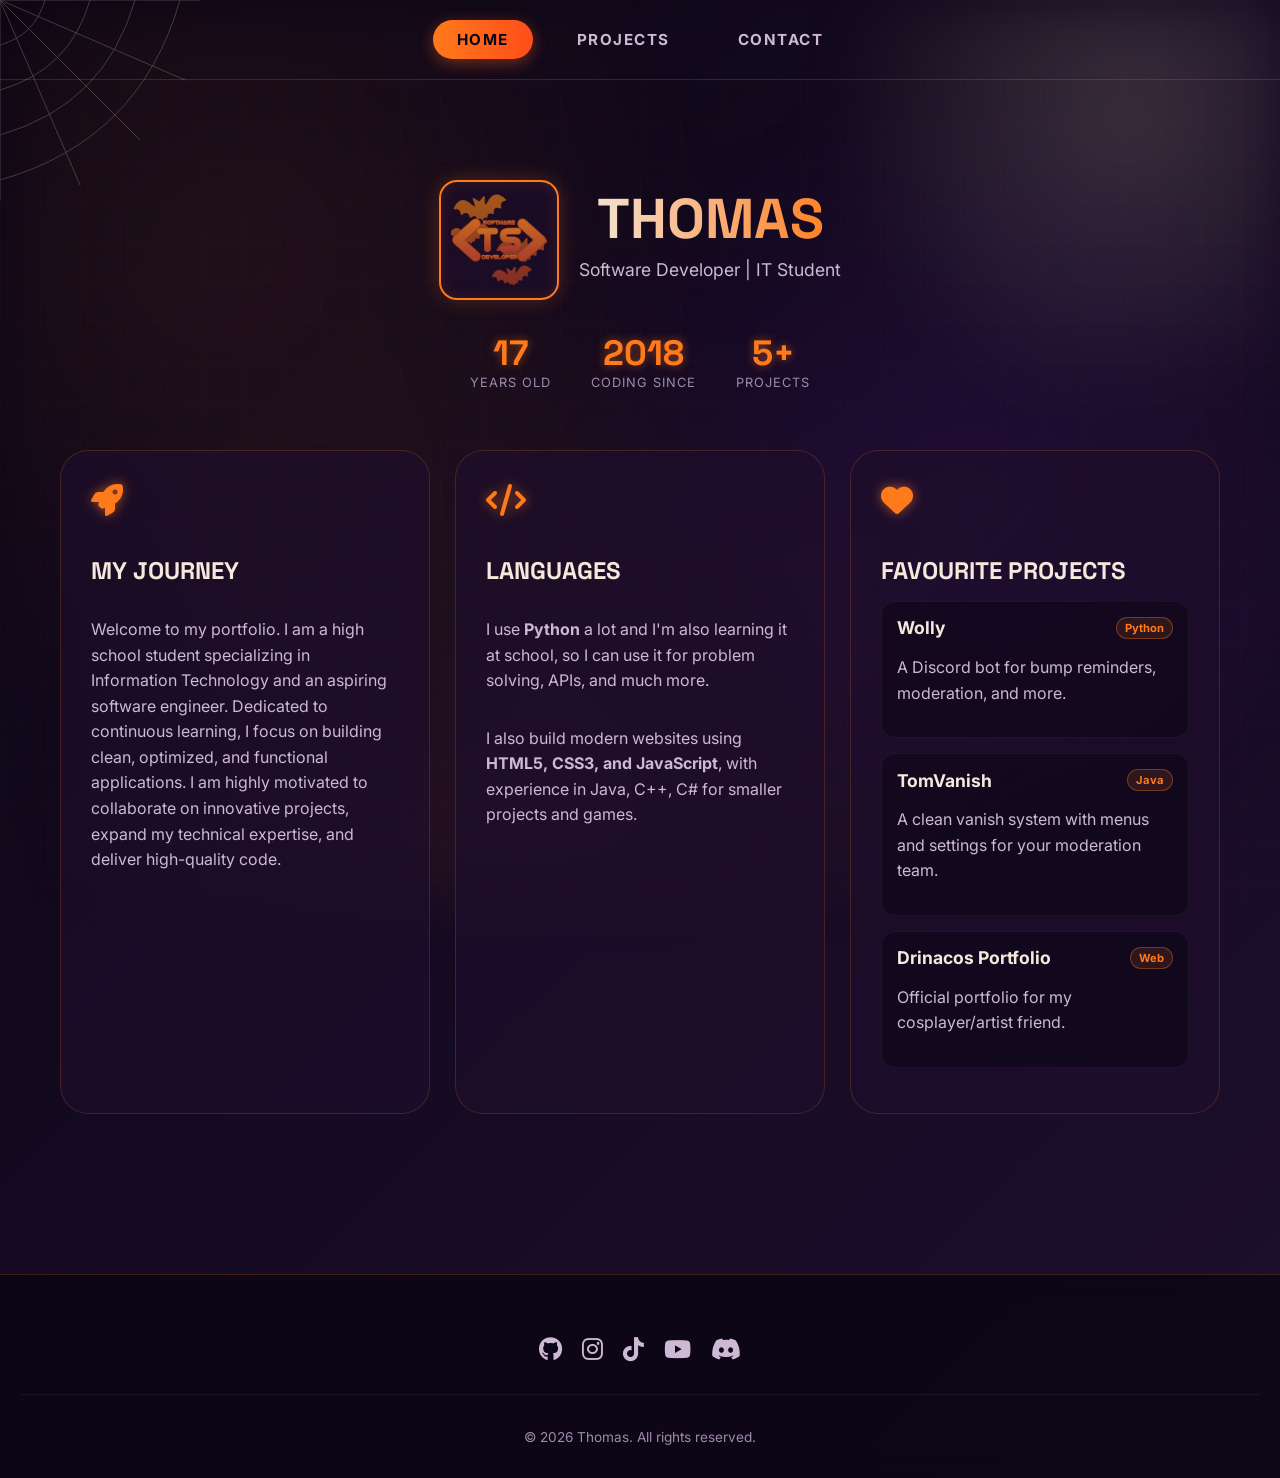
<file: index.html>
﻿<!DOCTYPE html>
<html lang="en">
<head>
    <meta charset="UTF-8">
    <meta name="viewport" content="width=device-width, initial-scale=1.0">
    <meta name="view-transition" content="same-origin">
    <title>Thomas (Thomakosdevs) | Software Developer</title>
    <meta name="description" content="Official portfolio of Thomas (Thomakosdevs), an IT student and software developer building modern web applications and programming projects.">
    <meta name="robots" content="index, follow">
    <meta name="referrer" content="strict-origin-when-cross-origin">
    <meta name="theme-color" content="#070814">
    <meta name="color-scheme" content="dark">
    <link rel="canonical" href="https://thomasts.site/">
    <link rel="apple-touch-icon" sizes="180x180" href="img/apple-touch-icon.png">
    <link rel="icon" type="image/png" sizes="32x32" href="img/favicon-32x32.png">
    <link rel="icon" type="image/png" sizes="16x16" href="img/favicon-16x16.png">
    <link rel="shortcut icon" href="img/favicon.ico">
    <meta name="keywords" content="Thomas, Software Developer, Portfolio, Web Developer, Backend Developer, Frontend Developer, Full Stack Developer, HTML, CSS, JavaScript, Python, Programming, IT Student, Thomakosdevs">
    <meta property="og:type" content="website">
    <meta property="og:site_name" content="Thomas">
    <meta property="og:title" content="Thomas (Thomakosdevs) | Software Developer">
    <meta property="og:description" content="Official portfolio of Thomas (Thomakosdevs), an IT student and software developer building modern web applications and programming projects.">
    <meta property="og:url" content="https://thomasts.site/">
    <meta property="og:image" content="https://thomasts.site/img/hero.webp">
    <meta property="og:image:width" content="1200">
    <meta property="og:image:height" content="630">
    <meta property="og:image:alt" content="Thomas Portfolio">
    <meta property="og:locale" content="en_US">
    <meta name="twitter:card" content="summary_large_image">
    <meta name="twitter:title" content="Thomas (Thomakosdevs) | Software Developer">
    <meta name="twitter:description" content="Official portfolio of Thomas (Thomakosdevs), an IT student and software developer building modern web applications and programming projects.">
    <meta name="twitter:image" content="https://thomasts.site/img/hero.webp">
    <meta name="twitter:image:alt" content="Thomas Portfolio">
    <meta name="twitter:url" content="https://thomasts.site/">
    <meta name="twitter:creator" content="@thomakosdevs">
    <meta name="twitter:site" content="@thomakosdevs">
    <script type="application/ld+json">
    {
        "@context":"https://schema.org",
        "@type":"Person",
        "name":"Thomas",
        "url":"https://thomasts.site/",
        "image":"https://thomasts.site/img/logo.png",
        "jobTitle":"Software Developer",
        "email":"contact@thomasts.site",
        "nationality":"Greek",
        "knowsAbout":[
            "Software Development",
            "Web Development",
            "Backend Development",
            "Frontend Development",
            "JavaScript",
            "Python",
            "HTML",
            "CSS",
            "Java"
        ],
        "sameAs":[
            "https://github.com/Thomakosxd",
            "https://www.instagram.com/thomakosdevs",
            "https://www.tiktok.com/@thomakosdevs",
            "https://www.youtube.com/@thomakosdevs"
        ]
    }
    </script>
    <script type="application/ld+json">
    {
        "@context":"https://schema.org",
        "@type":"WebSite",
        "url":"https://thomasts.site/",
        "name":"Thomas",
        "description":"Personal portfolio of Thomas.",
        "publisher":{
            "@type":"Person",
            "name":"Thomas"
        }
    }
    </script>
    <link rel="preconnect" href="https://fonts.googleapis.com">
    <link rel="preconnect" href="https://fonts.gstatic.com" crossorigin>
    <link href="https://fonts.googleapis.com/css2?family=Inter:wght@300;400;500;600;700&family=Space+Grotesk:wght@500;700&display=swap" rel="stylesheet">
    <link rel="stylesheet" href="https://cdnjs.cloudflare.com/ajax/libs/font-awesome/6.7.2/css/all.min.css">
    <link rel="stylesheet" href="styles.css">
    <link rel="stylesheet" href="halloween.css">
</head>
<body>
    <nav>
        <button class="nav-toggle" id="nav-toggle" aria-label="Toggle navigation" aria-expanded="false">
            <span></span>
            <span></span>
            <span></span>
        </button>
        <ul id="nav-links">
            <li><a href="index.html" class="active">HOME</a></li>
            <li><a href="projects.html">PROJECTS</a></li>
            <li><a href="contact.html">CONTACT</a></li>
        </ul>
    </nav>
    <main class="container">
        <section class="profile-card" id="home">
            <div class="profile-header">
                <img src="img/logo.png" alt="Thomas Avatar" class="profile-avatar">
                <div class="profile-details">
                    <h1>THOMAS</h1>
                    <p class="subtitle">Software Developer | IT Student</p>
                </div>
            </div>
            <div class="profile-stats">
                <div class="stat-item">
                    <span class="stat-number">17</span>
                    <span class="stat-label">YEARS OLD</span>
                </div>
                <div class="stat-item">
                    <span class="stat-number">2018</span>
                    <span class="stat-label">CODING SINCE</span>
                </div>
                <div class="stat-item">
                    <span class="stat-number">5+</span>
                    <span class="stat-label">PROJECTS</span>
                </div>
            </div>
        </section>
        <section class="bento-grid" id="about">
            <div class="bento-card">
                <div class="card-icon"><i class="fa-solid fa-rocket"></i></div>
                <h2>MY JOURNEY</h2>
                <p>
                    Welcome to my portfolio. I am a high school student specializing in Information Technology and an aspiring software engineer. Dedicated to continuous learning, I focus on building clean, optimized, and functional applications. I am highly motivated to collaborate on innovative projects, expand my technical expertise, and deliver high-quality code.
                </p>
            </div>
            <div class="bento-card">
                <div class="card-icon"><i class="fa-solid fa-code"></i></div>
                <h2>LANGUAGES</h2>
                <p>
                    I use <strong>Python</strong> a lot and I'm also learning it at school, so I can use it for problem solving, APIs, and much more.
                </p>
                <p>
                    I also build modern websites using <strong>HTML5, CSS3, and JavaScript</strong>, with experience in Java, C++, C# for smaller projects and games.
                </p>
            </div>
            <div class="bento-card">
                <div class="card-icon"><i class="fa-solid fa-heart"></i></div>
                <h2>FAVOURITE PROJECTS</h2>
                <div class="fav-project-item">
                    <h4>Wolly <span class="tag">Python</span></h4>
                    <p>A Discord bot for bump reminders, moderation, and more.</p>
                </div>
                <div class="fav-project-item">
                    <h4>TomVanish <span class="tag">Java</span></h4>
                    <p>A clean vanish system with menus and settings for your moderation team.</p>
                </div>
                <div class="fav-project-item">
                    <h4>Drinacos Portfolio <span class="tag">Web</span></h4>
                    <p>Official portfolio for my cosplayer/artist friend.</p>
                </div>
            </div>
        </section>
    </main>
    <footer class="modern-footer">
        <div class="footer-container">
            <div class="social-group">
                <a href="https://github.com/Thomakosxd" target="_blank" rel="noopener noreferrer"><i class="fab fa-github"></i></a>
                <a href="https://www.instagram.com/thomakosdevs" target="_blank" rel="noopener noreferrer"><i class="fab fa-instagram"></i></a>
                <a href="https://www.tiktok.com/@thomakosdevs" target="_blank" rel="noopener noreferrer"><i class="fab fa-tiktok"></i></a>
                <a href="https://www.youtube.com/@thomakosdevs" target="_blank" rel="noopener noreferrer"><i class="fab fa-youtube"></i></a>
                <a href="https://discord.gg/39GunFy577" target="_blank" rel="noopener noreferrer"><i class="fab fa-discord"></i></a>
            </div>
        </div>
        <div class="footer-copyright">
            <p>&copy; 2026 Thomas. All rights reserved.</p>
        </div>
    </footer>
    <button id="scrollTopBtn" aria-label="Scroll to top"><i class="fa-solid fa-arrow-up"></i></button>
    <script src="main.js"></script>
</body>
</html>
</file>
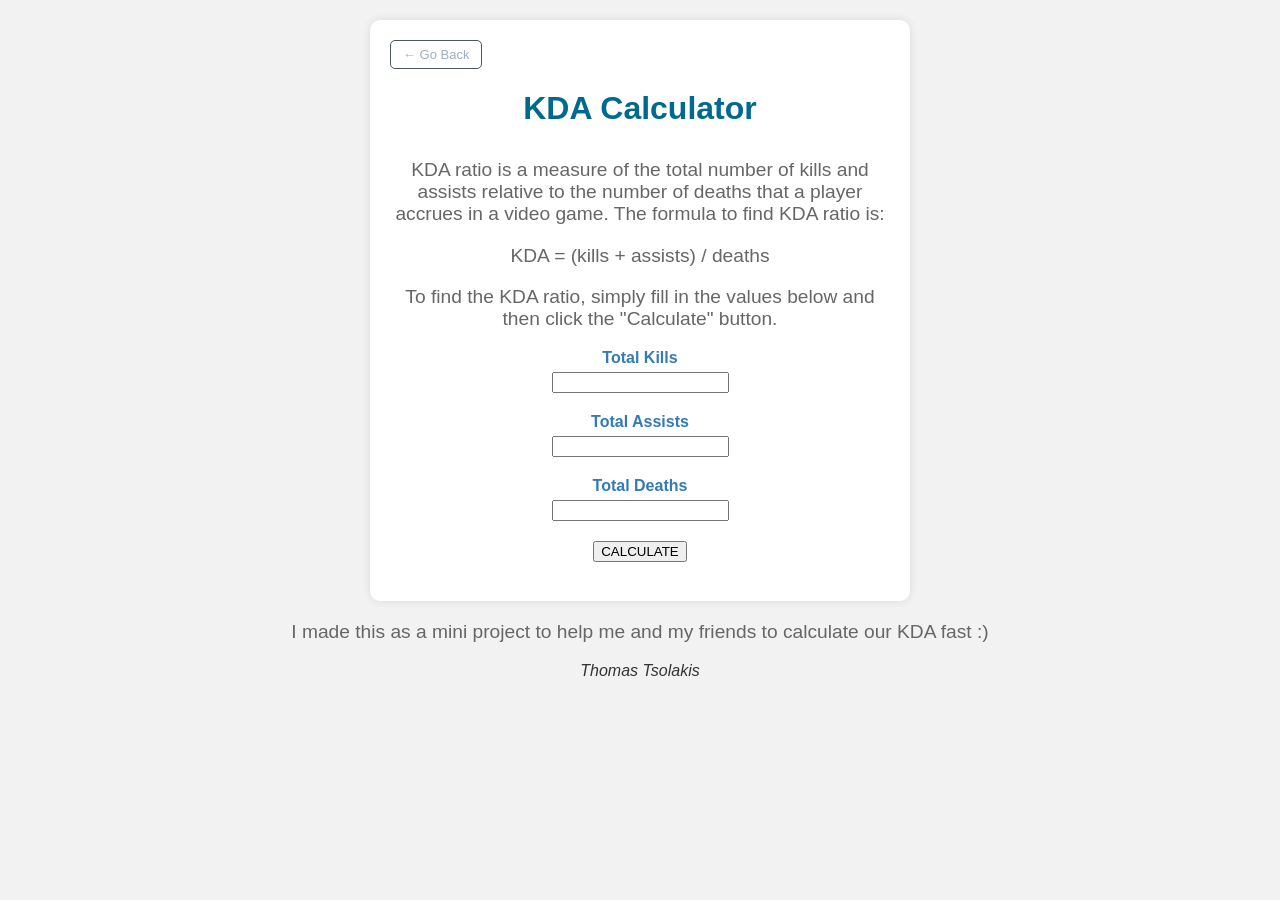
<file: projects/kda_calculator/index.html>
<!DOCTYPE html>
<html lang="en">
<head>
  <meta charset="UTF-8">
  <meta name="viewport" content="width=device-width, initial-scale=1.0">
  <title>KDA Calculator</title>
  <link rel="stylesheet" href="/projects/kda_calculator/styles.css">
</head>
<body>
  
  <div class="container">
    <div class="header-nav">
        <button id="back-btn" class="nav-btn">← Go Back</button>
    </div>
    <h1>KDA Calculator</h1>
    <p>KDA ratio is a measure of the total number of kills and assists relative to the number of deaths that a player accrues in a video game. The formula to find KDA ratio is:</p>
    <p>KDA = (kills + assists) / deaths</p>
    <p>To find the KDA ratio, simply fill in the values below and then click the "Calculate" button.</p>
    <div class="input-group">
      <label for="kills">Total Kills</label>
      <div class="input-field">
        <input type="number" id="kills" value=" ">
      </div>
    </div>
    <div class="input-group">
      <label for="assists">Total Assists</label>
      <div class="input-field">
        <input type="number" id="assists" value=" ">
      </div>
    </div>
    <div class="input-group">
      <label for="deaths">Total Deaths</label>
      <div class="input-field">
        <input type="number" id="deaths" value=" ">
      </div>
    </div>
    <button id="calculate">CALCULATE</button>
    <p id="result"></p>
  </div>
  <footer>
    <p>I made this as a mini project to help me and my friends to calculate our KDA fast :) </p>
    <em>Thomas Tsolakis</em>
  </footer>
  <script src="/projects/kda_calculator/main.js"></script>
</body>
</html>
</file>
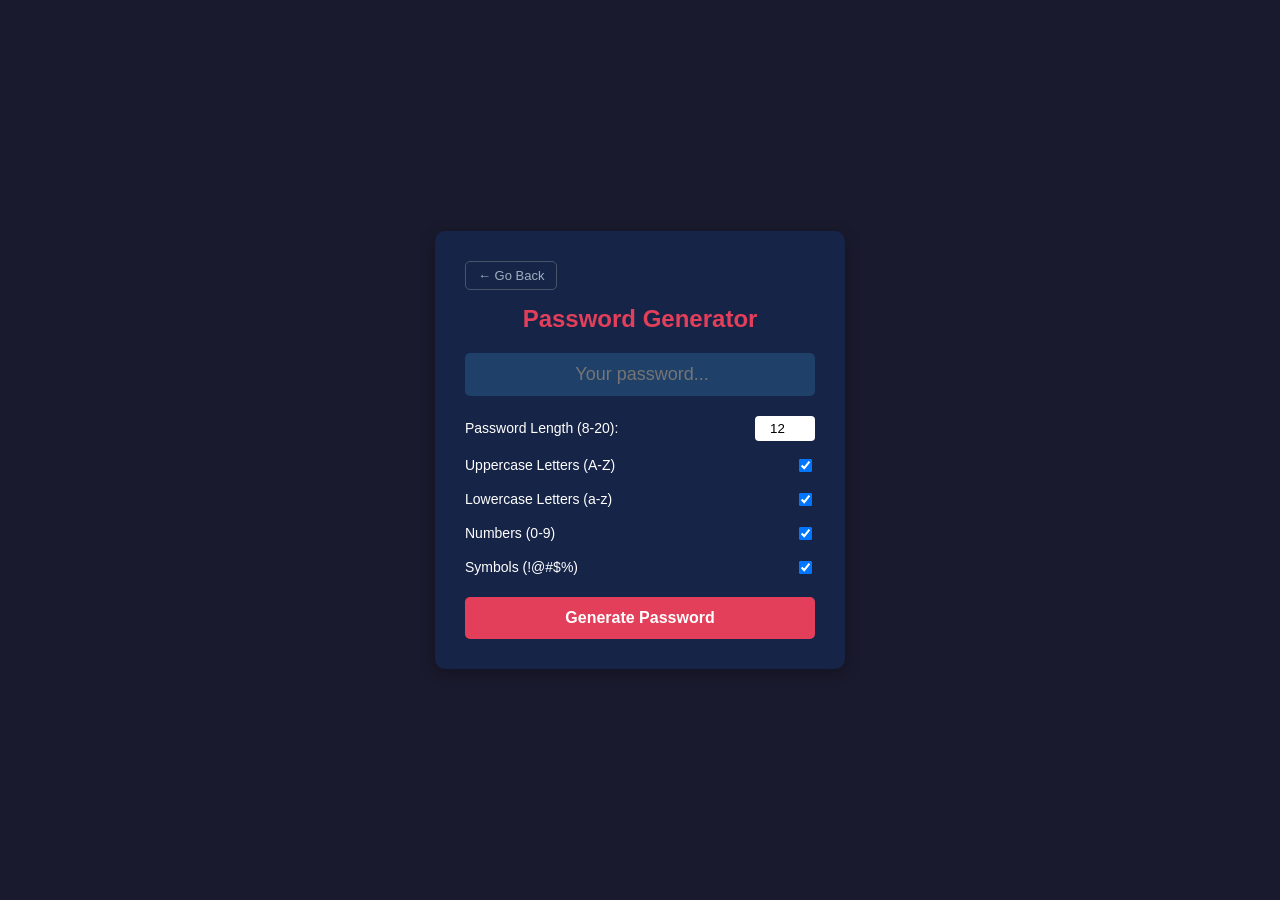
<file: projects/password_generator/index.html>
<!DOCTYPE html>
<html lang="en">
<head>
    <meta charset="UTF-8">
    <meta name="viewport" content="width=device-width, initial-scale=1.0">
    <title>Password Generator</title>
    <link rel="stylesheet" href="/projects/password_generator/styles.css">
</head>
<body>
    <div class="container">
        <div class="header-nav">
            <button id="back-btn" class="nav-btn">← Go Back</button>
        </div>

        <h2>Password Generator</h2>
        
        <div class="result-container">
            <input type="text" id="password-display" readonly placeholder="Your password...">
        </div>

        <div class="settings">
            <div class="setting">
                <label>Password Length (8-20):</label>
                <input type="number" id="length" min="8" max="20" value="12">
            </div>
            <div class="setting">
                <label>Uppercase Letters (A-Z)</label>
                <input type="checkbox" id="uppercase" checked>
            </div>
            <div class="setting">
                <label>Lowercase Letters (a-z)</label>
                <input type="checkbox" id="lowercase" checked>
            </div>
            <div class="setting">
                <label>Numbers (0-9)</label>
                <input type="checkbox" id="numbers" checked>
            </div>
            <div class="setting">
                <label>Symbols (!@#$%)</label>
                <input type="checkbox" id="symbols" checked>
            </div>
        </div>

        <button id="generate-btn">Generate Password</button>
    </div>

    <script src="/projects/password_generator/main.js"></script>
</body>
</html>
</file>
<file: styles.css>
﻿:root {
  --primary: #00e5ff;
  --secondary: #bc13fe;
  --text: #e6f1ff;
  --glass: rgba(17, 34, 64, 0.65);
  --glass-border: rgba(100, 255, 218, 0.15);
  --glass-hover: rgba(23, 42, 69, 0.85);
  --text-muted-1: #a8b2d1;
  --text-muted-2: #8892b0;
  --container-width: 1200px;
  --radius-thin: 2px;
  --radius-round: 10px;
  --radius-md: 14px;
  --radius-lg-icon: 18px;
  --radius-lg: 28px;
  --radius-pill: 100px;
  --blur-xs: 5px;
  --blur-sm: 10px;
  --blur-md: 12px;
  --blur-lg: 15px;
  --transition: all 0.4s cubic-bezier(0.23, 1, 0.32, 1);
  --transition-fast: 0.3s;
  --transition-med: 0.35s;
  --z-behind: -2;
  --z-grid: -1;
  --z-nav: 1000;
}

*, *::before, *::after {
  box-sizing: border-box;
}

* {
  scrollbar-width: thin;
  scrollbar-color: var(--primary) #020c1b;
}

body {
  background: linear-gradient(135deg, #020c1b 0%, #0a192f 50%, #0d1e38 100%);
  color: var(--text);
  font-family: 'Inter', sans-serif;
  overflow-x: hidden;
  margin: 0;
  padding: 0;
  min-height: 100vh;
  display: flex;
  flex-direction: column;
}

[id] {
  scroll-margin-top: 110px;
}

@media (prefers-reduced-motion: no-preference) {
  :has(:target) {
    scroll-behavior: smooth;
  }
}

body::before {
  content: "";
  position: fixed;
  inset: 0;
  background:
    radial-gradient(circle at 20% 30%, rgba(0, 229, 255, 0.08) 0%, transparent 40%),
    radial-gradient(circle at 75% 20%, rgba(188, 19, 254, 0.05) 0%, transparent 35%),
    radial-gradient(circle at 40% 80%, rgba(0, 229, 255, 0.06) 0%, transparent 45%),
    radial-gradient(circle at 85% 90%, rgba(0, 180, 216, 0.07) 0%, transparent 30%);
  filter: blur(30px);
  z-index: var(--z-behind);
  pointer-events: none;
}

body::after {
  content: "";
  position: fixed;
  inset: 0;
  background-image: 
    linear-gradient(rgba(0, 229, 255, 0.03) 1px, transparent 1px),
    linear-gradient(90deg, rgba(0, 229, 255, 0.03) 1px, transparent 1px);
  background-size: 40px 40px;
  z-index: var(--z-grid);
  pointer-events: none;
  animation: gridMove 20s linear infinite;
}

@keyframes gridMove {
  0% { transform: translateY(0); }
  100% { transform: translateY(40px); }
}

::-webkit-scrollbar { width: 10px; }
::-webkit-scrollbar-track { background: #020c1b; }
::-webkit-scrollbar-thumb {
  background: linear-gradient(to bottom, var(--primary), var(--secondary));
  border-radius: var(--radius-round);
}
::-webkit-scrollbar-thumb:hover { background: var(--primary); }

.section-title {
  text-align: center;
  font-size: 2.5rem;
  margin-bottom: 40px;
  font-family: 'Space Grotesk', sans-serif;
  letter-spacing: 2px;
  text-transform: uppercase;
  color: var(--text);
  text-shadow: 0 0 10px rgba(0, 229, 255, 0.3);
}

.container {
  max-width: var(--container-width);
  margin: 0 auto;
  padding: 40px 20px 80px;
}

.separator {
  margin: 20px 0;
  opacity: 0.2;
}

/* ---------- Page transitions ----------
   1) Το nav μένει ακίνητο ανάμεσα στις σελίδες
   2) Η παλιά σελίδα φεύγει προς τα πάνω (fade + blur)
   3) Το νέο περιεχόμενο ανεβαίνει από κάτω και "καθαρίζει" από το blur */

main.container {
  animation: pageEnter 0.65s 0.1s cubic-bezier(0.23, 1, 0.32, 1) forwards;
  opacity: 0;
  transform: translateY(28px);
  filter: blur(6px);
}

@keyframes pageEnter {
  to { opacity: 1; transform: none; filter: none; }
}

@view-transition {
  navigation: auto;
}

nav { view-transition-name: site-nav; }

::view-transition-old(root) {
  z-index: 2;
  mix-blend-mode: normal;
  animation: pageExit 0.28s cubic-bezier(0.4, 0, 1, 1) both;
}

::view-transition-new(root) {
  mix-blend-mode: normal;
  animation: none;
}

@keyframes pageExit {
  to { opacity: 0; transform: translateY(-14px); filter: blur(4px); }
}

::view-transition-group(site-nav) {
  animation-duration: 0.3s;
}

@media (prefers-reduced-motion: reduce) {
  ::view-transition-group(*),
  ::view-transition-old(*),
  ::view-transition-new(*) { animation: none !important; }
  main.container { animation: none; opacity: 1; transform: none; filter: none; }
}

nav {
  position: sticky;
  top: 0;
  width: 100%;
  padding: 20px 40px;
  background: transparent;
  border-bottom: 1px solid rgba(255, 255, 255, 0.15);
  display: flex;
  justify-content: center;
  align-items: center;
  z-index: var(--z-nav);
  margin-bottom: 60px;
  backdrop-filter: blur(var(--blur-xs));
  -webkit-backdrop-filter: blur(var(--blur-xs));
}

nav ul {
  margin: 0;
  padding: 0;
  display: flex;
  list-style: none;
  gap: 20px;
  align-items: center;
}

nav a {
  text-decoration: none;
  color: var(--text-muted-1);
  font-size: 0.95rem;
  font-weight: 700;
  padding: 10px 24px;
  border-radius: var(--radius-pill);
  transition: var(--transition);
  letter-spacing: 1.5px;
  display: inline-block;
}

nav a:hover {
  color: #ffffff;
}

nav a.active {
  background: linear-gradient(90deg, #71cbf4, #6af098);
  color: #020c1b;
  box-shadow: 0 4px 15px rgba(106, 240, 152, 0.3);
}

.nav-actions { display: flex; align-items: center; gap: 14px; }

.nav-toggle {
  display: none;
  flex-direction: column;
  justify-content: center;
  align-items: center;
  gap: 5px;
  width: 38px;
  height: 38px;
  background: transparent;
  border: 1px solid var(--glass-border);
  border-radius: var(--radius-round);
  cursor: pointer;
}

.nav-toggle span {
  display: block;
  width: 18px;
  height: 2px;
  background: var(--text);
  border-radius: var(--radius-thin);
  transition: var(--transition);
}

.nav-toggle[aria-expanded="true"] span:nth-child(1) { transform: translateY(7px) rotate(45deg); }
.nav-toggle[aria-expanded="true"] span:nth-child(2) { opacity: 0; }
.nav-toggle[aria-expanded="true"] span:nth-child(3) { transform: translateY(-7px) rotate(-45deg); }

.profile-card {
  text-align: center;
  margin-bottom: 60px;
}

.profile-header {
  display: flex;
  align-items: center;
  justify-content: center;
  gap: 20px;
  margin-bottom: 30px;
}

.profile-avatar {
  width: 120px;
  height: 120px;
  padding: 10px;
  border: 2px solid var(--primary);
  border-radius: var(--radius-lg-icon);
  background: var(--glass);
  box-shadow: 0 0 20px rgba(0, 229, 255, 0.2), inset 0 0 15px rgba(0, 229, 255, 0.1);
  animation: float 4s ease-in-out infinite;
}

@keyframes float {
  0% { transform: translateY(0px); }
  50% { transform: translateY(-12px); box-shadow: 0 15px 25px rgba(0, 229, 255, 0.3), inset 0 0 15px rgba(0, 229, 255, 0.1); }
  100% { transform: translateY(0px); }
}

.profile-details h1 {
  font-family: 'Space Grotesk', sans-serif;
  font-size: 3.5rem;
  margin: 0;
  background: linear-gradient(90deg, #ffffff, var(--primary), #ffffff);
  background-size: 200% auto;
  -webkit-background-clip: text;
  background-clip: text;
  -webkit-text-fill-color: transparent;
  animation: shine 4s linear infinite;
}

@keyframes shine {
  to { background-position: 200% center; }
}

.profile-details .subtitle {
  color: var(--text-muted-1);
  font-size: 1.1rem;
  margin-top: 5px;
}

.profile-stats {
  display: flex;
  justify-content: center;
  gap: 40px;
  margin-top: 30px;
  flex-wrap: wrap;
}

.stat-item {
  display: flex;
  flex-direction: column;
  align-items: center;
}

.stat-number {
  font-size: 2.2rem;
  font-family: 'Space Grotesk', sans-serif;
  font-weight: bold;
  color: var(--primary);
  text-shadow: 0 0 8px rgba(0, 229, 255, 0.4);
}

.stat-label {
  font-size: 0.8rem;
  color: var(--text-muted-2);
  letter-spacing: 1px;
}

.bento-grid {
  display: grid;
  grid-template-columns: repeat(auto-fit, minmax(300px, 1fr));
  gap: 25px;
  margin-bottom: 80px;
}

.bento-card {
  background: var(--glass);
  border: 1px solid var(--glass-border);
  border-radius: var(--radius-lg);
  padding: 30px;
  backdrop-filter: blur(var(--blur-sm));
  -webkit-backdrop-filter: blur(var(--blur-sm));
  transition: var(--transition);
  display: flex;
  flex-direction: column;
  position: relative;
  overflow: hidden;
}

.bento-card::before {
  content: '';
  position: absolute;
  top: 0; left: 0; right: 0; bottom: 0;
  background: radial-gradient(800px circle at var(--mouse-x) var(--mouse-y), rgba(255, 255, 255, 0.06), transparent 40%);
  opacity: 0;
  transition: opacity 0.5s;
  pointer-events: none;
}

.bento-card:hover::before { opacity: 1; }

.bento-card:hover {
  background: var(--glass-hover);
  border-color: rgba(0, 229, 255, 0.4);
  transform: translateY(-5px);
  box-shadow: 0 10px 30px rgba(0, 0, 0, 0.4), inset 0 0 20px rgba(0, 229, 255, 0.05);
}

.card-icon {
  font-size: 2rem;
  color: var(--primary);
  margin-bottom: 15px;
  filter: drop-shadow(0 0 5px rgba(0, 229, 255, 0.5));
}

.bento-card h2 {
  font-family: 'Space Grotesk', sans-serif;
  font-size: 1.5rem;
  margin-bottom: 15px;
}

.bento-card p {
  color: var(--text-muted-1);
  line-height: 1.6;
}

.fav-project-item {
  background: rgba(2, 12, 27, 0.5);
  padding: 15px;
  border-radius: var(--radius-md);
  margin-bottom: 15px;
  border: 1px solid rgba(255, 255, 255, 0.05);
  transition: var(--transition-fast);
}

.fav-project-item:hover {
  border-color: rgba(0, 229, 255, 0.3);
  background: rgba(17, 34, 64, 0.8);
  transform: translateX(5px);
}

.fav-project-item h4 {
  display: flex;
  justify-content: space-between;
  align-items: center;
  font-size: 1.1rem;
  margin: 0 0 8px 0;
}

.tag {
  font-size: 0.7rem;
  padding: 3px 8px;
  background: rgba(0, 229, 255, 0.1);
  color: var(--primary);
  border: 1px solid rgba(0, 229, 255, 0.3);
  border-radius: var(--radius-pill);
  font-weight: bold;
}

.project-search-wrapper {
  display: flex;
  align-items: center;
  gap: 12px;
  max-width: 480px;
  margin: 0 auto 30px;
  padding: 14px 22px;
  background: var(--glass);
  border: 1px solid var(--glass-border);
  border-radius: var(--radius-pill);
  backdrop-filter: blur(var(--blur-xs));
  transition: var(--transition);
}

.project-search-wrapper:focus-within {
  border-color: var(--primary);
  box-shadow: 0 0 20px rgba(0, 229, 255, 0.2);
}

.project-search-input {
  flex: 1;
  background: transparent;
  border: none;
  outline: none;
  color: var(--text);
  font-family: inherit;
  font-size: 0.95rem;
}

.filter-container {
  display: flex;
  justify-content: center;
  gap: 15px;
  margin-bottom: 40px;
  flex-wrap: wrap;
}

.filter-btn {
  background: var(--glass);
  border: 1px solid var(--glass-border);
  color: var(--text-muted-1);
  padding: 10px 22px;
  border-radius: var(--radius-pill);
  cursor: pointer;
  font-family: 'Space Grotesk', sans-serif;
  font-size: 0.9rem;
  transition: var(--transition);
}

.filter-btn:hover,
.filter-btn.active {
  background: rgba(0, 229, 255, 0.15);
  color: var(--primary);
  border-color: var(--primary);
  box-shadow: 0 0 10px rgba(0, 229, 255, 0.2);
}

.projects-grid {
  display: grid;
  grid-template-columns: repeat(3, 1fr);
  gap: 25px;
  margin-bottom: 50px;
}

.project-card {
  text-decoration: none;
  color: inherit;
  display: flex;
  flex-direction: column;
  background: var(--glass);
  border: 1px solid var(--glass-border);
  border-radius: 24px;
  padding: 30px;
  height: 380px;
  position: relative;
  transition: var(--transition);
  backdrop-filter: blur(var(--blur-sm));
  overflow: hidden;
}

.project-card::after {
  content: '';
  position: absolute;
  bottom: 0; left: 0;
  height: 3px;
  width: 0%;
  background: var(--primary);
  transition: var(--transition);
}

.project-card:hover {
  transform: translateY(-8px);
  background: var(--glass-hover);
  border-color: rgba(0, 229, 255, 0.3);
  box-shadow: 0 15px 40px rgba(0, 0, 0, 0.5);
}

.project-card:hover::after {
  width: 100%;
  box-shadow: 0 -5px 15px rgba(0, 229, 255, 0.4);
}

.project-icon-wrapper img {
  width: 55px;
  height: 55px;
  border-radius: var(--radius-md);
  margin-bottom: 20px;
  object-fit: cover;
  background: var(--glass-border);
}

.project-info {
  display: flex;
  flex-direction: column;
  flex: 1;
}

.project-info h3 {
  font-family: 'Space Grotesk', sans-serif;
  font-size: 1.5rem;
  color: var(--text);
  margin: 0 0 12px 0;
}

.project-info p {
  color: var(--text-muted-1);
  font-size: 0.95rem;
  line-height: 1.6;
  margin: 0 0 20px 0;
}

.title-row {
  display: flex;
  justify-content: space-between;
  align-items: center;
  margin-bottom: 12px;
}

.title-row h3 { margin: 0; }

.badge-upcoming {
  background: var(--secondary);
  color: #fff;
  padding: 4px 10px;
  border-radius: var(--radius-pill);
  font-size: 0.7rem;
  font-weight: 700;
  text-transform: uppercase;
}

.card-tags {
  display: flex;
  flex-wrap: wrap;
  gap: 8px;
  margin-top: auto;
}

.contact-card {
  max-width: 700px;
  margin: 0 auto;
  padding: 45px;
  border-radius: var(--radius-lg);
  background: var(--glass);
  border: 1px solid var(--glass-border);
  backdrop-filter: blur(var(--blur-md));
  text-align: center;
}

.input-group {
  display: flex;
  flex-direction: column;
  margin-bottom: 22px;
  text-align: left;
}

.input-group input,
.input-group textarea {
  width: 100%;
  padding: 16px 18px;
  border-radius: var(--radius-md);
  border: 1px solid var(--glass-border);
  background: rgba(2, 12, 27, 0.5);
  color: var(--text);
  font-family: inherit;
  transition: var(--transition-fast);
}

.input-group input:focus,
.input-group textarea:focus {
  outline: none;
  border-color: var(--primary);
  background: rgba(17, 34, 64, 0.8);
  box-shadow: 0 0 15px rgba(0, 229, 255, 0.1);
}

.submit-btn {
  width: 100%;
  padding: 16px;
  border: none;
  border-radius: var(--radius-md);
  background: var(--primary);
  color: #020c1b;
  font-family: 'Space Grotesk', sans-serif;
  font-size: 1.1rem;
  font-weight: 700;
  cursor: pointer;
  transition: var(--transition-med);
}

.submit-btn:hover {
  transform: translateY(-2px);
  box-shadow: 0 10px 25px rgba(0, 229, 255, 0.4);
  background: #fff;
}

.toast {
  position: fixed;
  bottom: 30px;
  left: 50%;
  display: flex;
  align-items: center;
  gap: 14px;
  max-width: 360px;
  padding: 16px 22px;
  border-radius: var(--radius-md);
  background: var(--glass);
  border: 1px solid var(--glass-border);
  backdrop-filter: blur(var(--blur-md));
  opacity: 0;
  visibility: hidden;
  transform: translateX(-50%) translateY(20px);
  transition: var(--transition);
  z-index: 9999;
}

.toast.show {
  opacity: 1;
  visibility: visible;
  transform: translateX(-50%) translateY(0);
}

.toast i {
  font-size: 1.4rem;
}

.toast.success i { color: #6af098; }
.toast.error i { color: #ff4d6d; }

.toast p {
  margin: 0;
}

.toast p:first-child {
  font-weight: 700;
  margin-bottom: 2px;
}

.modern-footer {
  border-top: 1px solid var(--glass-border);
  background: rgba(2, 12, 27, 0.8);
  backdrop-filter: blur(var(--blur-md));
  padding: 60px 20px 20px;
  margin-top: auto;
  margin-bottom: 0;
  text-align: center;
}

.footer-container {
  max-width: var(--container-width);
  margin: 0 auto 30px;
  display: flex;
  justify-content: center;
  align-items: center;
}

.footer-brand {
  font-family: 'Space Grotesk', sans-serif;
  font-size: 1.8rem;
  color: var(--primary);
  margin: 0 0 10px 0;
}

.footer-desc {
  color: var(--text-muted-2);
  max-width: 400px;
  line-height: 1.6;
}

.social-group {
  display: flex;
  justify-content: center;
  gap: 20px;
  flex-wrap: wrap;
}

.social-group a {
  color: var(--text-muted-1);
  font-size: 1.5rem;
  transition: var(--transition);
}

.social-group a:hover {
  color: var(--primary);
  transform: translateY(-3px);
}

.footer-copyright {
  text-align: center;
  color: var(--text-muted-2);
  font-size: 0.85rem;
  padding-top: 20px;
  border-top: 1px solid rgba(255, 255, 255, 0.05);
}

#scrollTopBtn {
  position: fixed;
  right: 30px;
  bottom: 30px;
  width: 58px;
  height: 58px;
  border: none;
  border-radius: 50%;
  background: var(--primary);
  color: #020c1b;
  cursor: pointer;
  display: flex;
  justify-content: center;
  align-items: center;
  opacity: 0;
  visibility: hidden;
  transform: translateY(20px) scale(.9);
  transition: var(--transition);
  z-index: 9999;
  box-shadow: 0 5px 15px rgba(0, 229, 255, 0.3);
}

#scrollTopBtn.show {
  opacity: 1;
  visibility: visible;
  transform: translateY(0) scale(1);
}

@media (max-width: 860px) {
  nav { flex-wrap: wrap; padding: 15px 20px; }
  nav ul {
    order: 3;
    width: 100%;
    flex-direction: column;
    max-height: 0;
    opacity: 0;
    overflow: hidden;
    transition: var(--transition);
  }
  nav ul.nav-open {
    max-height: 420px;
    opacity: 1;
    margin-top: 16px;
  }
  .nav-toggle { display: flex; }
}

@media (max-width: 600px) {
  .profile-details h1 { font-size: 2.2rem; }
  .bento-grid, .projects-grid { grid-template-columns: 1fr; }
  .contact-card { padding: 30px 20px; }
  .toast { left: 20px; right: 20px; max-width: none; transform: translateY(20px); }
  .toast.show { transform: translateY(0); }
}

@media (max-width: 900px) {
  .projects-grid {
    grid-template-columns: repeat(auto-fit, minmax(280px, 1fr));
  }
}

/* Card Button Layout and Styling */
.project-card {
  height: auto; /* Adjust height dynamically to account for buttons */
}

.card-buttons {
  display: flex;
  gap: 10px;
  margin-top: 15px;
}

.card-btn {
  flex: 1;
  display: inline-flex;
  align-items: center;
  justify-content: center;
  gap: 6px;
  padding: 8px 12px;
  font-size: 0.85rem;
  font-weight: 600;
  text-decoration: none;
  border-radius: var(--radius-pill);
  transition: var(--transition-fast);
  font-family: 'Space Grotesk', sans-serif;
}

.card-btn.primary-btn {
  background: var(--primary);
  color: #020c1b;
}

.card-btn.primary-btn:hover {
  background: #ffffff;
  box-shadow: 0 0 10px rgba(0, 229, 255, 0.4);
}

.card-btn.secondary-btn {
  background: rgba(255, 255, 255, 0.05);
  color: var(--text);
  border: 1px solid var(--glass-border);
}

.card-btn.secondary-btn:hover {
  background: rgba(255, 255, 255, 0.15);
  border-color: rgba(255, 255, 255, 0.3);
}

.card-btn.disabled {
  opacity: 0.5;
  cursor: not-allowed;
  pointer-events: none;
}
</file>
<file: halloween.css>
/* ==========================================================================
   halloween.css — Halloween theme override for styles.css
   Φόρτωσέ το ΜΕΤΑ το styles.css:
     <link rel="stylesheet" href="styles.css">
     <link rel="stylesheet" href="halloween.css">
   Για να το βγάλεις μετά το Halloween, σβήνεις μόνο το 2ο <link>.
   ========================================================================== */

/* ---------- Palette ---------- */
:root {
  --primary: #ff7a1a;                         /* pumpkin */
  --secondary: #8f2dff;                       /* witch purple */
  --text: #f4e9dc;                            /* bone */
  --glass: rgba(30, 14, 44, 0.68);
  --glass-border: rgba(255, 122, 26, 0.2);
  --glass-hover: rgba(46, 21, 64, 0.88);
  --text-muted-1: #cdb9d3;
  --text-muted-2: #9f8aab;

  --hw-void: #0b0614;
  --hw-slime: #9dff4a;
  --hw-ember: rgba(255, 122, 26, 0.35);
}

* {
  scrollbar-color: var(--primary) var(--hw-void);
}

::selection {
  background: var(--primary);
  color: var(--hw-void);
}

:focus-visible {
  outline: 2px solid var(--primary);
  outline-offset: 3px;
}

/* ---------- Background: night sky, moon glow, faint grid ---------- */
body {
  background: linear-gradient(135deg, #0b0614 0%, #150a22 50%, #1d0f2e 100%);
}

body::before {
  background:
    radial-gradient(circle at 88% 12%, rgba(255, 238, 205, 0.16) 0%, transparent 22%),
    radial-gradient(circle at 18% 28%, rgba(255, 122, 26, 0.08) 0%, transparent 40%),
    radial-gradient(circle at 75% 55%, rgba(143, 45, 255, 0.09) 0%, transparent 38%),
    radial-gradient(circle at 40% 88%, rgba(255, 122, 26, 0.07) 0%, transparent 45%);
}

body::after {
  background-image:
    linear-gradient(rgba(255, 122, 26, 0.025) 1px, transparent 1px),
    linear-gradient(90deg, rgba(255, 122, 26, 0.025) 1px, transparent 1px);
}

::-webkit-scrollbar-track { background: var(--hw-void); }

/* ---------- Cobweb in the top-left corner (desktop only) ---------- */
html::before {
  content: "";
  position: fixed;
  top: 0;
  left: 0;
  width: 200px;
  height: 200px;
  z-index: 1001;
  pointer-events: none;
  opacity: 0.22;
  background: url("data:image/svg+xml,%3Csvg xmlns='http://www.w3.org/2000/svg' width='200' height='200' viewBox='0 0 200 200' fill='none' stroke='%23f4e9dc' stroke-width='1'%3E%3Cpath d='M0 0 L200 0 M0 0 L185 80 M0 0 L140 140 M0 0 L80 185 M0 0 L0 200'/%3E%3Cpath d='M45 0 Q35 35 0 45 M90 0 Q70 70 0 90 M135 0 Q105 105 0 135 M180 0 Q140 140 0 180'/%3E%3C/svg%3E") no-repeat top left;
}

@media (max-width: 860px) {
  html::before { display: none; }
}

/* ---------- Headings ---------- */
.section-title {
  text-shadow: 0 0 14px rgba(255, 122, 26, 0.45);
}

.profile-details h1 {
  background: linear-gradient(90deg, #f4e9dc, var(--primary), #f4e9dc);
  background-size: 200% auto;
  -webkit-background-clip: text;
  background-clip: text;
  -webkit-text-fill-color: transparent;
}

/* The one memorable moment: the name flickers like a candle */
@media (prefers-reduced-motion: no-preference) {
  .profile-details h1 {
    animation:
      shine 6s linear infinite,
      candleFlicker 3.6s infinite;
  }
}

@keyframes candleFlicker {
  0%, 100% { filter: drop-shadow(0 0 10px rgba(255, 122, 26, 0.55)); }
  6%       { filter: drop-shadow(0 0 4px  rgba(255, 122, 26, 0.25)); }
  10%      { filter: drop-shadow(0 0 14px rgba(255, 140, 40, 0.7)); }
  34%      { filter: drop-shadow(0 0 9px  rgba(255, 122, 26, 0.5)); }
  38%      { filter: drop-shadow(0 0 3px  rgba(255, 122, 26, 0.2)); }
  42%      { filter: drop-shadow(0 0 13px rgba(255, 140, 40, 0.65)); }
  70%      { filter: drop-shadow(0 0 11px rgba(255, 122, 26, 0.55)); }
}

/* ---------- Navigation ---------- */
nav {
  border-bottom-color: rgba(255, 122, 26, 0.22);
}

nav a:hover {
  color: #ffd4a8;
}

nav a.active {
  background: linear-gradient(90deg, #ff7a1a, #ff4d1a);
  color: var(--hw-void);
  box-shadow: 0 4px 15px rgba(255, 94, 26, 0.4);
}

/* ---------- Profile ---------- */
.profile-avatar {
  box-shadow: 0 0 20px rgba(255, 122, 26, 0.25), inset 0 0 15px rgba(255, 122, 26, 0.12);
}

@keyframes float {
  0%   { transform: translateY(0px); }
  50%  { transform: translateY(-12px); box-shadow: 0 15px 25px rgba(255, 122, 26, 0.32), inset 0 0 15px rgba(255, 122, 26, 0.12); }
  100% { transform: translateY(0px); }
}

.stat-number {
  text-shadow: 0 0 10px rgba(255, 122, 26, 0.5);
}

/* ---------- Cards ---------- */
.bento-card:hover {
  border-color: rgba(255, 122, 26, 0.5);
  box-shadow: 0 10px 30px rgba(0, 0, 0, 0.5), inset 0 0 22px rgba(255, 122, 26, 0.07);
}

.bento-card::before {
  background: radial-gradient(800px circle at var(--mouse-x) var(--mouse-y), rgba(255, 190, 120, 0.07), transparent 40%);
}

.card-icon {
  filter: drop-shadow(0 0 6px rgba(255, 122, 26, 0.6));
}

.fav-project-item {
  background: rgba(11, 6, 20, 0.55);
}

.fav-project-item:hover {
  border-color: rgba(255, 122, 26, 0.4);
  background: rgba(46, 21, 64, 0.8);
}

.project-card:hover {
  border-color: rgba(255, 122, 26, 0.45);
  box-shadow: 0 15px 40px rgba(0, 0, 0, 0.55);
}

.project-card::after {
  background: linear-gradient(90deg, var(--primary), var(--secondary));
}

.project-card:hover::after {
  box-shadow: 0 -5px 15px rgba(255, 122, 26, 0.45);
}

/* ---------- Tags, badges, filters, search ---------- */
.tag {
  background: rgba(255, 122, 26, 0.12);
  border-color: rgba(255, 122, 26, 0.35);
}

.badge-upcoming {
  background: var(--secondary);
  box-shadow: 0 0 10px rgba(143, 45, 255, 0.5);
}

.filter-btn:hover,
.filter-btn.active {
  background: rgba(255, 122, 26, 0.16);
  box-shadow: 0 0 10px rgba(255, 122, 26, 0.25);
}

.project-search-wrapper:focus-within {
  box-shadow: 0 0 20px rgba(255, 122, 26, 0.25);
}

/* ---------- Contact form ---------- */
.input-group input,
.input-group textarea {
  background: rgba(11, 6, 20, 0.55);
}

.input-group input:focus,
.input-group textarea:focus {
  background: rgba(46, 21, 64, 0.8);
  box-shadow: 0 0 15px rgba(255, 122, 26, 0.18);
}

.submit-btn {
  color: var(--hw-void);
}

.submit-btn:hover {
  background: #ffe2c4;
  box-shadow: 0 10px 25px rgba(255, 122, 26, 0.45);
}

/* ---------- Card buttons ---------- */
.card-btn.primary-btn {
  color: var(--hw-void);
}

.card-btn.primary-btn:hover {
  background: #ffe2c4;
  box-shadow: 0 0 12px rgba(255, 122, 26, 0.5);
}

/* ---------- Toast ---------- */
.toast.success i { color: var(--hw-slime); }

/* ---------- Footer & scroll-to-top ---------- */
.modern-footer {
  background: rgba(11, 6, 20, 0.85);
}

.social-group a:hover {
  color: var(--primary);
  text-shadow: 0 0 10px rgba(255, 122, 26, 0.6);
}

#scrollTopBtn {
  color: var(--hw-void);
  box-shadow: 0 5px 18px rgba(255, 122, 26, 0.4);
}
</file>
<file: projects/kda_calculator/styles.css>
body {
    font-family: sans-serif;
    background-color: #f2f2f2;
    color: #333;
    text-align: center;
  }
  
  h1 {
    font-size: 2em;
    margin-bottom: 1em;
    color: #00698f;
  }
  
  p {
    font-size: 1.2em;
    margin-bottom: 1em;
    color: #666;
  }
  
  .container {
    background-color: #fff;
    border-radius: 10px;
    padding: 20px;
    margin: 20px auto;
    width: 500px;
    box-shadow: 0 0 10px rgba(0, 0, 0, 0.1);
  }
  
  .input-group {
    margin-bottom: 20px;
  }
  
  .input-group label {
    font-weight: bold;
    margin-bottom: 5px;
    color: #337ab7;
    display: block;
  }
  
  .button {
    background-color: #4CAF50;
    color: #fff;
    padding: 10px 20px;
    border: none;
    border-radius: 5px;
    cursor: pointer;
    font-size: 1.2em;
    box-shadow: 0 0 10px rgba(0, 0, 0, 0.2);
  }

  .header-nav {
    display: flex;
    justify-content: flex-start;
    margin-bottom: 15px;
}

.nav-btn {
    background-color: transparent;
    color: #a0aec0;
    border: 1px solid #4a5568;
    padding: 6px 12px;
    border-radius: 5px;
    font-size: 13px;
    cursor: pointer;
    width: auto; /* Overrides the main button block width */
    transition: all 0.2s ease;
}

.nav-btn:hover {
    background-color: #1f4068;
    color: #ffffff;
    border-color: #00ff22;
}
</file>
<file: projects/password_generator/styles.css>
body {
    background-color: #1a1a2e;
    color: #ffffff;
    font-family: 'Segoe UI', Tahoma, Geneva, Verdana, sans-serif;
    display: flex;
    justify-content: center;
    align-items: center;
    height: 100vh;
    margin: 0;
}

.container {
    background-color: #162447;
    padding: 30px;
    border-radius: 10px;
    box-shadow: 0px 4px 15px rgba(0, 0, 0, 0.3);
    width: 350px;
}

/* Header Navigation Styling */
.header-nav {
    display: flex;
    justify-content: flex-start;
    margin-bottom: 15px;
}

.nav-btn {
    background-color: transparent;
    color: #a0aec0;
    border: 1px solid #4a5568;
    padding: 6px 12px;
    border-radius: 5px;
    font-size: 13px;
    cursor: pointer;
    width: auto; /* Overrides the main button block width */
    transition: all 0.2s ease;
}

.nav-btn:hover {
    background-color: #1f4068;
    color: #ffffff;
    border-color: #e43f5a;
}

h2 {
    margin-top: 0;
    text-align: center;
    color: #e43f5a;
}

.result-container {
    background-color: #1f4068;
    padding: 10px;
    border-radius: 5px;
    margin-bottom: 20px;
}

#password-display {
    background: transparent;
    border: none;
    color: #fff;
    font-size: 18px;
    width: 100%;
    outline: none;
    text-align: center;
}

.settings {
    margin-bottom: 20px;
}

.setting {
    display: flex;
    justify-content: space-between;
    align-items: center;
    margin-bottom: 15px;
}

.setting label {
    font-size: 14px;
}

.setting input[type="number"] {
    width: 50px;
    padding: 5px;
    border-radius: 4px;
    border: none;
    text-align: center;
}

/* Primary Action Button */
#generate-btn {
    background-color: #e43f5a;
    color: white;
    border: none;
    padding: 12px;
    width: 100%;
    border-radius: 5px;
    font-size: 16px;
    cursor: pointer;
    font-weight: bold;
    transition: background 0.2s;
}

#generate-btn:hover {
    background-color: #ff4a68;
}
</file>
